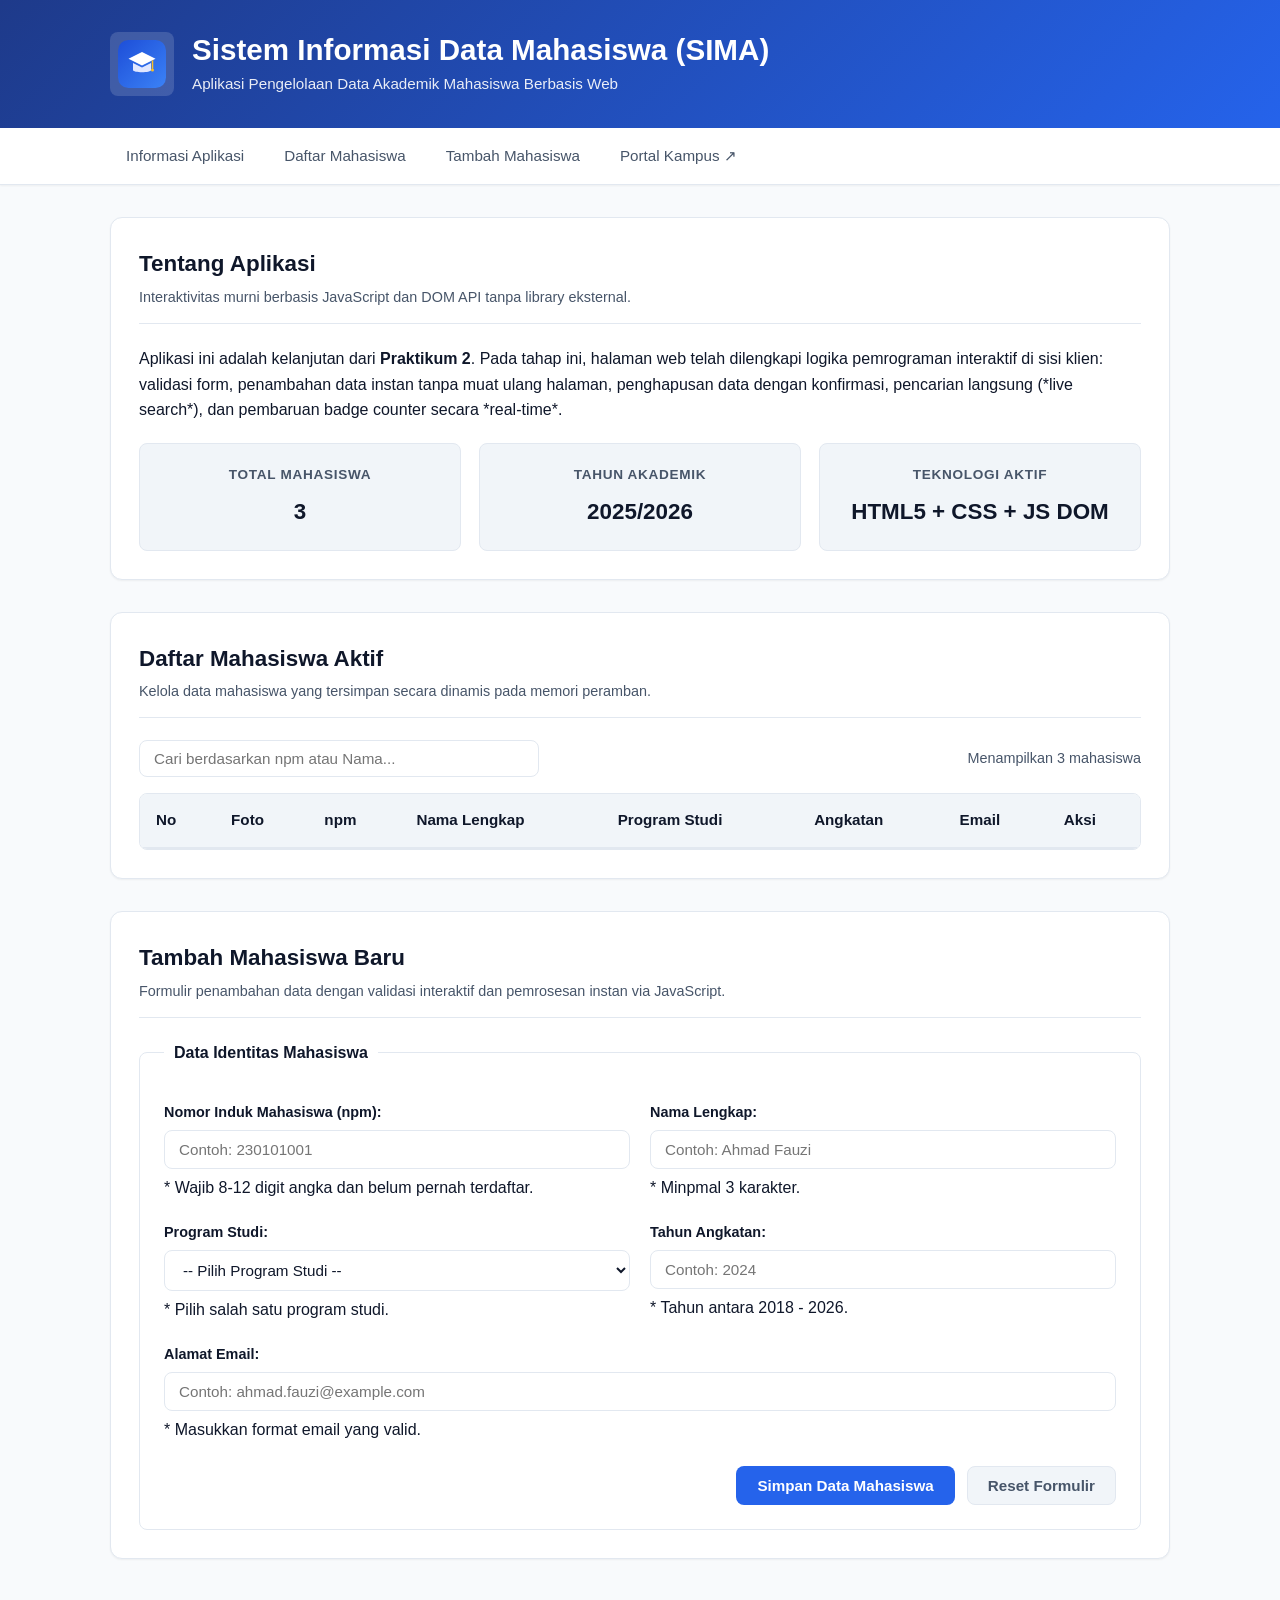
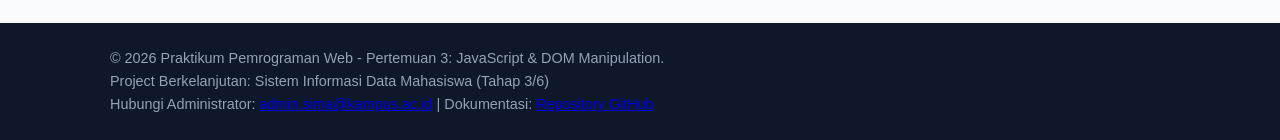
<file: index.html>
<!DOCTYPE html>
<html lang="id">
<head>
    <meta charset="UTF-8">
    <meta name="viewport" content="width=device-width, initial-scale=1.0">
    <title>Sistem Informasi Data Mahasiswa - Praktikum 3</title>
    <link rel="stylesheet" href="style.css">
</head>
<body>

    <!-- 1. Header Aplikasi -->
    <header class="site-header">
        <div class="container header-brand">
            <a href="index.html" class="brand-logo" title="Beranda SIMA">
                <img src="img/logo-sima.svg" alt="Logo Resmi SIMA Kampus" width="48" height="48">
            </a>
            <div>
                <h1>Sistem Informasi Data Mahasiswa (SIMA)</h1>
                <p>Aplikasi Pengelolaan Data Akademik Mahasiswa Berbasis Web</p>
            </div>
        </div>
    </header>

    <!-- 2. Navigation Bar Sticky -->
    <nav class="site-nav">
        <div class="container">
            <ul>
                <li><a href="#informasi">Informasi Aplikasi</a></li>
                <li><a href="#daftar-mahasiswa">Daftar Mahasiswa</a></li>
                <li><a href="#form-tambah">Tambah Mahasiswa</a></li>
                <li><a href="https://kampus.ac.id" target="_blank" rel="noopener noreferrer">Portal Kampus &UpperRightArrow;</a></li>
            </ul>
        </div>
    </nav>

    <!-- Konten Utama Halaman -->
    <main>
        <div class="container">

            <!-- Kotak Notifikasi Alert Dinamis (dikontrol oleh JS) -->
            <div id="alert-box" class="alert-box" role="alert"></div>

            <!-- 3. Section Informasi Aplikasi -->
            <section id="informasi" class="content-section">
                <div class="section-header">
                    <h2>Tentang Aplikasi</h2>
                    <p>Interaktivitas murni berbasis JavaScript dan DOM API tanpa library eksternal.</p>
                </div>
                <p>
                    Aplikasi ini adalah kelanjutan dari <strong>Praktikum 2</strong>. Pada tahap ini, 
                    halaman web telah dilengkapi logika pemrograman interaktif di sisi klien: validasi form, 
                    penambahan data instan tanpa muat ulang halaman, penghapusan data dengan konfirmasi, 
                    pencarian langsung (*live search*), dan pembaruan badge counter secara *real-time*.
                </p>

                <div class="info-grid">
                    <article class="info-card">
                        <h3>Total Mahasiswa</h3>
                        <p id="total-mahasiswa-badge" class="counter-highlight">3</p>
                    </article>
                    <article class="info-card">
                        <h3>Tahun Akademik</h3>
                        <p>2025/2026</p>
                    </article>
                    <article class="info-card">
                        <h3>Teknologi Aktif</h3>
                        <p>HTML5 + CSS + JS DOM</p>
                    </article>
                </div>
            </section>

            <!-- 4. Section Daftar Mahasiswa, Toolbar Pencarian & 5. Tabel Data -->
            <section id="daftar-mahasiswa" class="content-section">
                <div class="section-header">
                    <h2>Daftar Mahasiswa Aktif</h2>
                    <p>Kelola data mahasiswa yang tersimpan secara dinamis pada memori peramban.</p>
                </div>

                <!-- Toolbar Pencarian dan Ringkasan Jumlah -->
                <div class="table-toolbar">
                    <div class="search-box">
                        <input 
                            type="search" 
                            id="input-search" 
                            class="search-input" 
                            placeholder="Cari berdasarkan npm atau Nama...">
                    </div>
                    <div id="total-mahasiswa-info" class="status-summary">
                        Menampilkan 3 mahasiswa
                    </div>
                </div>

                <!-- Tabel Data Responsif -->
                <div class="table-responsive">
                    <table class="data-table">
                        <thead>
                            <tr>
                                <th>No</th>
                                <th>Foto</th>
                                <th>npm</th>
                                <th>Nama Lengkap</th>
                                <th>Program Studi</th>
                                <th>Angkatan</th>
                                <th>Email</th>
                                <th>Aksi</th>
                            </tr>
                        </thead>
                        <tbody id="tabel-body-mahasiswa">
                            <!-- Baris tabel akan di-generate secara dinamis oleh app.js -->
                        </tbody>
                    </table>
                </div>
            </section>

            <!-- 6. Section Form Tambah Mahasiswa dengan Validasi JS -->
            <section id="form-tambah" class="content-section">
                <div class="section-header">
                    <h2>Tambah Mahasiswa Baru</h2>
                    <p>Formulir penambahan data dengan validasi interaktif dan pemrosesan instan via JavaScript.</p>
                </div>

                <form id="form-tambah-mahasiswa" class="app-form" novalidate>
                    <fieldset>
                        <legend>Data Identitas Mahasiswa</legend>

                        <div class="form-grid">
                            <div class="form-group">
                                <label for="npm" class="form-label">Nomor Induk Mahasiswa (npm):</label>
                                <input 
                                    type="text" 
                                    id="npm" 
                                    name="npm" 
                                    class="form-input" 
                                    placeholder="Contoh: 230101001">
                                <span class="form-help">* Wajib 8-12 digit angka dan belum pernah terdaftar.</span>
                            </div>

                            <div class="form-group">
                                <label for="nama" class="form-label">Nama Lengkap:</label>
                                <input 
                                    type="text" 
                                    id="nama" 
                                    name="nama" 
                                    class="form-input" 
                                    placeholder="Contoh: Ahmad Fauzi">
                                <span class="form-help">* Minpmal 3 karakter.</span>
                            </div>

                            <div class="form-group">
                                <label for="program_studi" class="form-label">Program Studi:</label>
                                <select id="program_studi" name="program_studi" class="form-select">
                                    <option value="">-- Pilih Program Studi --</option>
                                    <option value="Teknik Informatika">Teknik Informatika</option>
                                    <option value="Sistem Informasi">Sistem Informasi</option>
                                    <option value="Teknologi Informasi">Teknologi Informasi</option>
                                    <option value="Rekayasa Perangkat Lunak">Rekayasa Perangkat Lunak</option>
                                </select>
                                <span class="form-help">* Pilih salah satu program studi.</span>
                            </div>

                            <div class="form-group">
                                <label for="angkatan" class="form-label">Tahun Angkatan:</label>
                                <input 
                                    type="number" 
                                    id="angkatan" 
                                    name="angkatan" 
                                    class="form-input" 
                                    placeholder="Contoh: 2024">
                                <span class="form-help">* Tahun antara 2018 - 2026.</span>
                            </div>

                            <div class="form-group full-width">
                                <label for="email" class="form-label">Alamat Email:</label>
                                <input 
                                    type="email" 
                                    id="email" 
                                    name="email" 
                                    class="form-input" 
                                    placeholder="Contoh: ahmad.fauzi@example.com">
                                <span class="form-help">* Masukkan format email yang valid.</span>
                            </div>
                        </div>

                        <div class="form-actions">
                            <button type="submit" class="btn btn-primary">Simpan Data Mahasiswa</button>
                            <button type="reset" class="btn btn-secondary">Reset Formulir</button>
                        </div>
                    </fieldset>
                </form>
            </section>

        </div>
    </main>

    <!-- 7. Footer -->
    <footer class="site-footer">
        <div class="container">
            <p>&copy; 2026 Praktikum Pemrograman Web - Pertemuan 3: JavaScript & DOM Manipulation.</p>
            <p>Project Berkelanjutan: Sistem Informasi Data Mahasiswa (Tahap 3/6)</p>
            <p>
                Hubungi Administrator: <a href="mailto:admin.sima@kampus.ac.id">admin.sima@kampus.ac.id</a> | 
                Dokumentasi: <a href="https://github.com" target="_blank" rel="noopener noreferrer">Repository GitHub</a>
            </p>
        </div>
    </footer>

 <!-- Tambahkan Script JavaScript Eksternal -->
  <body>
    <script src="app.js"></script>
</body>
</html>
</file>
<file: style.css>
/* ==========================================================================
   Praktikum 3: Implementasi Interaktivitas Web Menggunakan JavaScript dan DOM
   Project: Sistem Informasi Data Mahasiswa (SIMA)
   Mewarisi & Memperluas Praktikum 2 (Native CSS)
   ========================================================================== */

/* 1. CSS Variables */
:root {
    --primary-color: #2563eb;
    --primary-hover: #1d4ed8;
    --primary-light: #eff6ff;
    --secondary-color: #64748b;
    --secondary-hover: #475569;
    --success-color: #10b981;
    --success-light: #ecfdf5;
    --danger-color: #ef4444;
    --danger-hover: #dc2626;
    --danger-light: #fef2f2;
    --warning-color: #f59e0b;
    
    --bg-page: #f8fafc;
    --bg-surface: #ffffff;
    --bg-surface-alt: #f1f5f9;
    
    --text-primary: #0f172a;
    --text-secondary: #475569;
    --text-muted: #94a3b8;
    --text-inverse: #ffffff;
    
    --border-color: #e2e8f0;
    --border-radius-sm: 4px;
    --border-radius-md: 8px;
    --border-radius-lg: 12px;
    
    --shadow-sm: 0 1px 2px 0 rgba(0, 0, 0, 0.05);
    --shadow-md: 0 4px 6px -1px rgba(0, 0, 0, 0.1), 0 2px 4px -2px rgba(0, 0, 0, 0.1);
    
    --font-main: -apple-system, BlinkMacSystemFont, "Segoe UI", Roboto, Oxygen, Ubuntu, Cantarell, "Helvetica Neue", sans-serif;
    --line-height-normal: 1.6;
}

/* 2. Reset & Base Styles */
*, *::before, *::after {
    box-sizing: border-box;
    margin: 0;
    padding: 0;
}

html {
    scroll-behavior: smooth;
}

body {
    font-family: var(--font-main);
    line-height: var(--line-height-normal);
    color: var(--text-primary);
    background-color: var(--bg-page);
    min-height: 100vh;
    display: flex;
    flex-direction: column;
}

.container {
    width: 100%;
    max-width: 1100px;
    margin-left: auto;
    margin-right: auto;
    padding-left: 20px;
    padding-right: 20px;
}

/* 3. Header */
.site-header {
    background: linear-gradient(135deg, #1e3a8a 0%, #2563eb 100%);
    color: var(--text-inverse);
    padding: 32px 0;
    box-shadow: var(--shadow-md);
}

.header-brand {
    display: flex;
    align-items: center;
    gap: 18px;
}

.brand-logo {
    display: flex;
    align-items: center;
    justify-content: center;
    background-color: rgba(255, 255, 255, 0.15);
    padding: 8px;
    border-radius: var(--border-radius-md);
    transition: transform 0.2s ease, background-color 0.2s ease;
}

.brand-logo:hover {
    transform: scale(1.05);
    background-color: rgba(255, 255, 255, 0.25);
}

.header-brand h1 {
    font-size: 1.85rem;
    font-weight: 700;
    line-height: 1.2;
    margin-bottom: 4px;
}

.header-brand p {
    font-size: 0.95rem;
    opacity: 0.9;
}

/* 4. Navigation Bar */
.site-nav {
    background-color: var(--bg-surface);
    border-bottom: 1px solid var(--border-color);
    position: sticky;
    top: 0;
    z-index: 100;
    box-shadow: var(--shadow-sm);
}

.site-nav ul {
    list-style: none;
    display: flex;
    gap: 8px;
    overflow-x: auto;
    padding: 6px 0;
}

.site-nav a {
    display: block;
    padding: 10px 16px;
    color: var(--text-secondary);
    text-decoration: none;
    font-weight: 500;
    font-size: 0.95rem;
    border-radius: var(--border-radius-sm);
    transition: all 0.2s ease;
    white-space: nowrap;
}

.site-nav a:hover {
    color: var(--primary-color);
    background-color: var(--primary-light);
}

/* 5. Main Content & Sections */
main {
    flex: 1;
    padding: 32px 0;
}

.content-section {
    background-color: var(--bg-surface);
    border: 1px solid var(--border-color);
    border-radius: var(--border-radius-lg);
    padding: 28px;
    margin-bottom: 32px;
    box-shadow: var(--shadow-sm);
}

.section-header {
    border-bottom: 1px solid var(--border-color);
    padding-bottom: 14px;
    margin-bottom: 22px;
}

.section-header h2 {
    font-size: 1.4rem;
    color: var(--text-primary);
    font-weight: 700;
}

.section-header p {
    font-size: 0.9rem;
    color: var(--text-secondary);
    margin-top: 4px;
}

/* Info Grid */
.info-grid {
    display: grid;
    grid-template-columns: repeat(auto-fit, minmax(220px, 1fr));
    gap: 18px;
    margin-top: 20px;
}

.info-card {
    background-color: var(--bg-surface-alt);
    border: 1px solid var(--border-color);
    border-radius: var(--border-radius-md);
    padding: 20px;
    text-align: center;
}

.info-card h3 {
    font-size: 0.85rem;
    text-transform: uppercase;
    letter-spacing: 0.05em;
    color: var(--text-secondary);
    margin-bottom: 8px;
}

.info-card p {
    font-size: 1.4rem;
    font-weight: 700;
    color: var(--text-primary);
}

.counter-highlight {
    color: var(--primary-color);
}

/* 6. Alert Notification Box (Dinamis dari JS) */
.alert-box {
    padding: 14px 18px;
    border-radius: var(--border-radius-md);
    margin-bottom: 20px;
    font-size: 0.95rem;
    font-weight: 500;
    display: none;
    animation: fadeIn 0.3s ease;
}

.alert-box.show {
    display: block;
}

.alert-success {
    background-color: var(--success-light);
    color: #065f46;
    border: 1px solid #a7f3d0;
}

.alert-danger {
    background-color: var(--danger-light);
    color: #991b1b;
    border: 1px solid #fecaca;
}

.alert-info {
    background-color: var(--primary-light);
    color: #1e40af;
    border: 1px solid #bfdbfe;
}

@keyframes fadeIn {
    from { opacity: 0; transform: translateY(-6px); }
    to { opacity: 1; transform: translateY(0); }
}

/* 7. Search Bar Container */
.table-toolbar {
    display: flex;
    justify-content: space-between;
    align-items: center;
    flex-wrap: wrap;
    gap: 12px;
    margin-bottom: 16px;
}

.search-box {
    position: relative;
    flex: 1;
    max-width: 400px;
}

.search-input {
    width: 100%;
    padding: 9px 14px;
    font-size: 0.95rem;
    border: 1.5px solid var(--border-color);
    border-radius: var(--border-radius-md);
    outline: none;
    transition: all 0.2s;
}

.search-input:focus {
    border-color: var(--primary-color);
    box-shadow: 0 0 0 3px rgba(37, 99, 235, 0.15);
}

.status-summary {
    font-size: 0.9rem;
    color: var(--text-secondary);
    font-weight: 500;
}

/* 8. Data Table */
.table-responsive {
    width: 100%;
    overflow-x: auto;
    border-radius: var(--border-radius-md);
    border: 1px solid var(--border-color);
}

.data-table {
    width: 100%;
    border-collapse: collapse;
    font-size: 0.95rem;
    text-align: left;
}

.data-table thead {
    background-color: var(--bg-surface-alt);
    border-bottom: 2px solid var(--border-color);
}

.data-table th {
    padding: 14px 16px;
    font-weight: 600;
    color: var(--text-primary);
    white-space: nowrap;
}

.data-table td {
    padding: 14px 16px;
    border-bottom: 1px solid var(--border-color);
    color: var(--text-secondary);
    vertical-align: middle;
}

.data-table tbody tr:hover {
    background-color: #f8fafc;
}

.avatar-img {
    width: 36px;
    height: 36px;
    border-radius: 50%;
    object-fit: cover;
    display: block;
}

.badge {
    display: inline-block;
    padding: 4px 10px;
    font-size: 0.8rem;
    font-weight: 600;
    border-radius: 9999px;
    background-color: var(--primary-light);
    color: var(--primary-color);
}

.link-email {
    color: var(--primary-color);
    text-decoration: none;
}

.link-email:hover {
    text-decoration: underline;
}

.empty-row {
    text-align: center;
    padding: 32px !important;
    color: var(--text-muted);
    font-style: italic;
}

/* 9. Form Styles */
.app-form fieldset {
    border: 1px solid var(--border-color);
    border-radius: var(--border-radius-md);
    padding: 24px;
}

.app-form legend {
    font-size: 1rem;
    font-weight: 600;
    color: var(--text-primary);
    padding: 0 10px;
}

.form-grid {
    display: grid;
    grid-template-columns: repeat(2, 1fr);
    gap: 20px;
    margin-top: 12px;
}

.form-group {
    display: flex;
    flex-direction: column;
    gap: 6px;
}

.form-group.full-width {
    grid-column: 1 / -1;
}

.form-group label {
    font-size: 0.9rem;
    font-weight: 600;
    color: var(--text-primary);
}

.required {
    color: var(--danger-color);
}

.form-group input,
.form-group select {
    padding: 10px 14px;
    font-size: 0.95rem;
    border: 1px solid var(--border-color);
    border-radius: var(--border-radius-md);
    background-color: var(--bg-surface);
    color: var(--text-primary);
    outline: none;
    transition: all 0.2s ease;
}

.form-group input:focus,
.form-group select:focus {
    border-color: var(--primary-color);
    box-shadow: 0 0 0 3px rgba(37, 99, 235, 0.15);
}

.form-actions {
    display: flex;
    justify-content: flex-end;
    gap: 12px;
    margin-top: 24px;
}

/* 10. Buttons */
.btn {
    display: inline-flex;
    align-items: center;
    justify-content: center;
    padding: 10px 20px;
    font-size: 0.95rem;
    font-weight: 600;
    border-radius: var(--border-radius-md);
    border: 1px solid transparent;
    cursor: pointer;
    transition: all 0.2s ease;
    text-decoration: none;
}

.btn-primary {
    background-color: var(--primary-color);
    color: var(--text-inverse);
}

.btn-primary:hover {
    background-color: var(--primary-hover);
}

.btn-secondary {
    background-color: var(--bg-surface-alt);
    color: var(--text-secondary);
    border-color: var(--border-color);
}

.btn-secondary:hover {
    background-color: #e2e8f0;
    color: var(--text-primary);
}

.btn-danger {
    background-color: var(--danger-color);
    color: var(--text-inverse);
}

.btn-danger:hover {
    background-color: var(--danger-hover);
}

.btn-sm {
    padding: 6px 12px;
    font-size: 0.85rem;
}

/* 11. Footer */
.site-footer {
    background-color: #0f172a;
    color: #94a3b8;
    padding: 24px 0;
    font-size: 0.9rem;
    margin-top: auto;
}

.footer-content {
    display: flex;
    justify-content: space-between;
    align-items: center;
    flex-wrap: wrap;
    gap: 12px;
}

/* 12. Media Queries */
@media (max-width: 768px) {
    .form-grid {
        grid-template-columns: 1fr;
    }
    
    .header-brand {
        flex-direction: column;
        text-align: center;
    }
    
    .table-toolbar {
        flex-direction: column;
        align-items: stretch;
    }
    
    .search-box {
        max-width: 100%;
    }
    
    .footer-content {
        flex-direction: column;
        text-align: center;
    }
}
</file>
